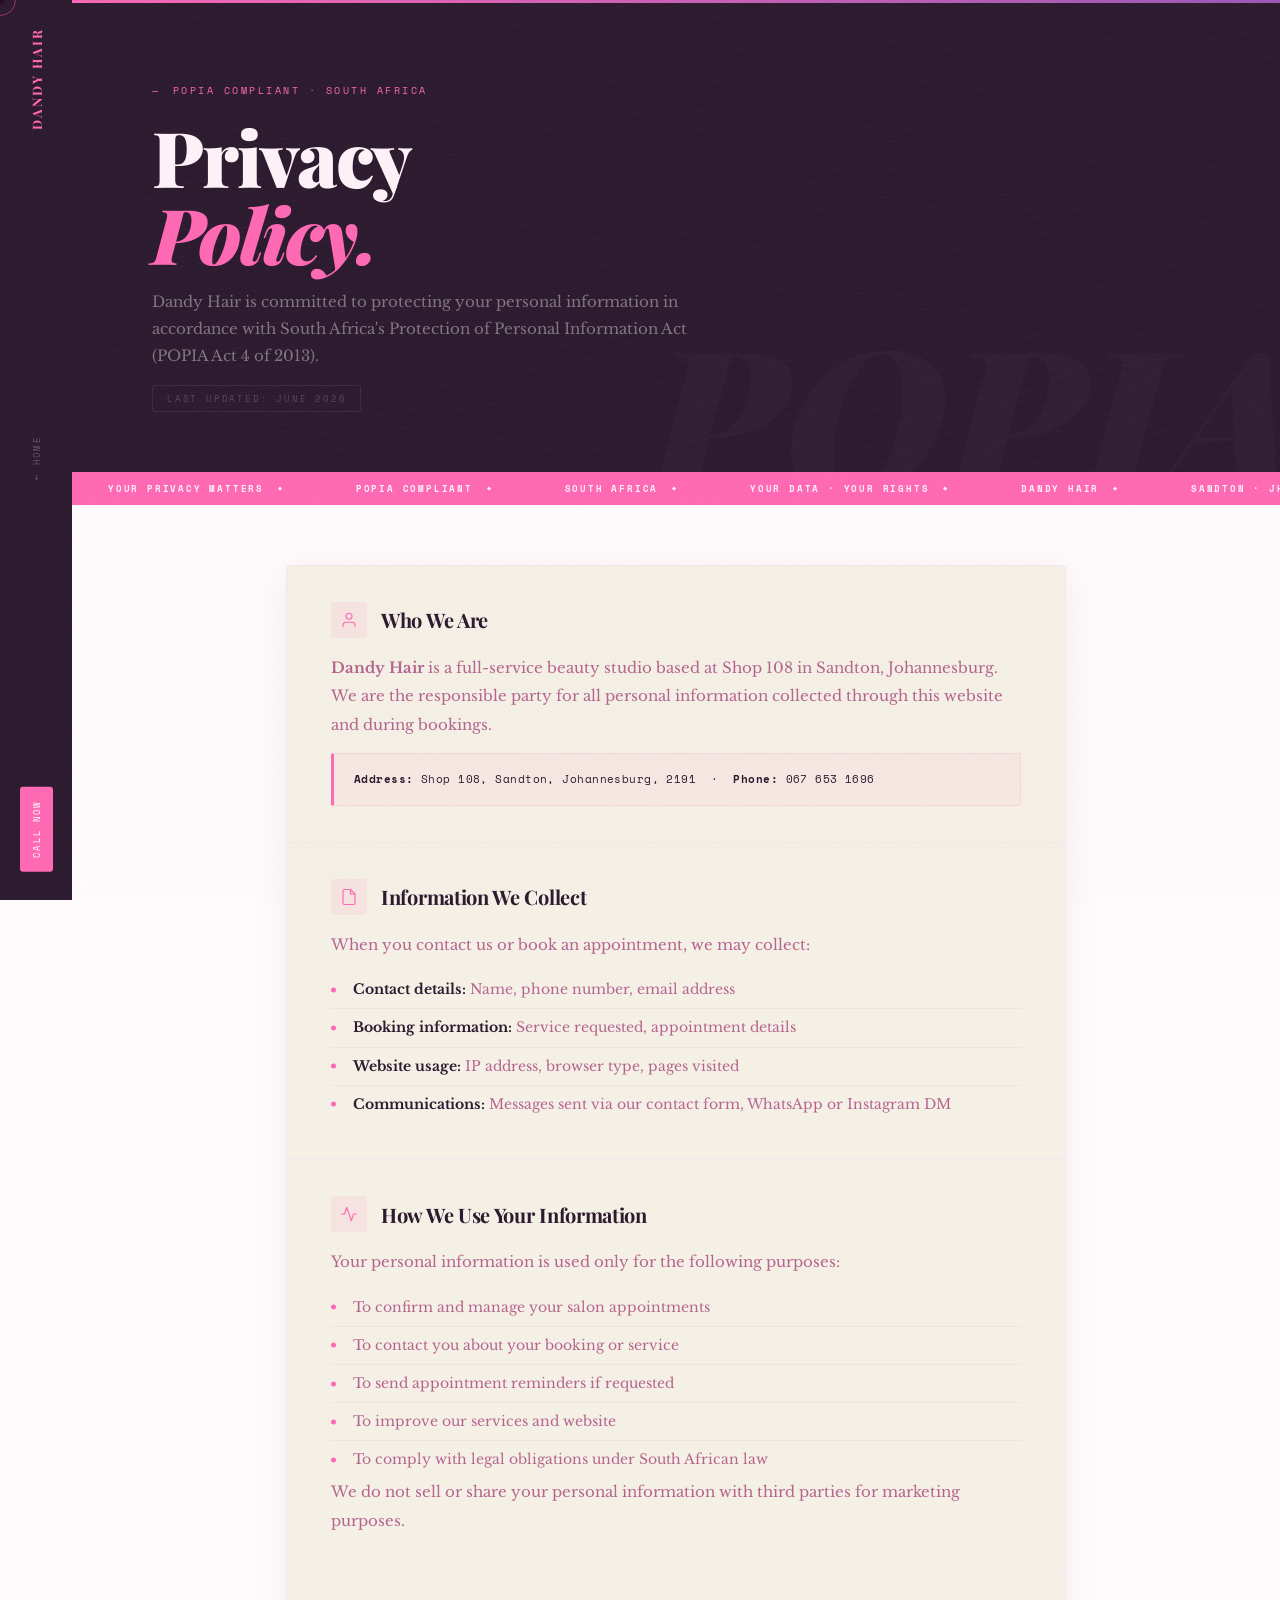
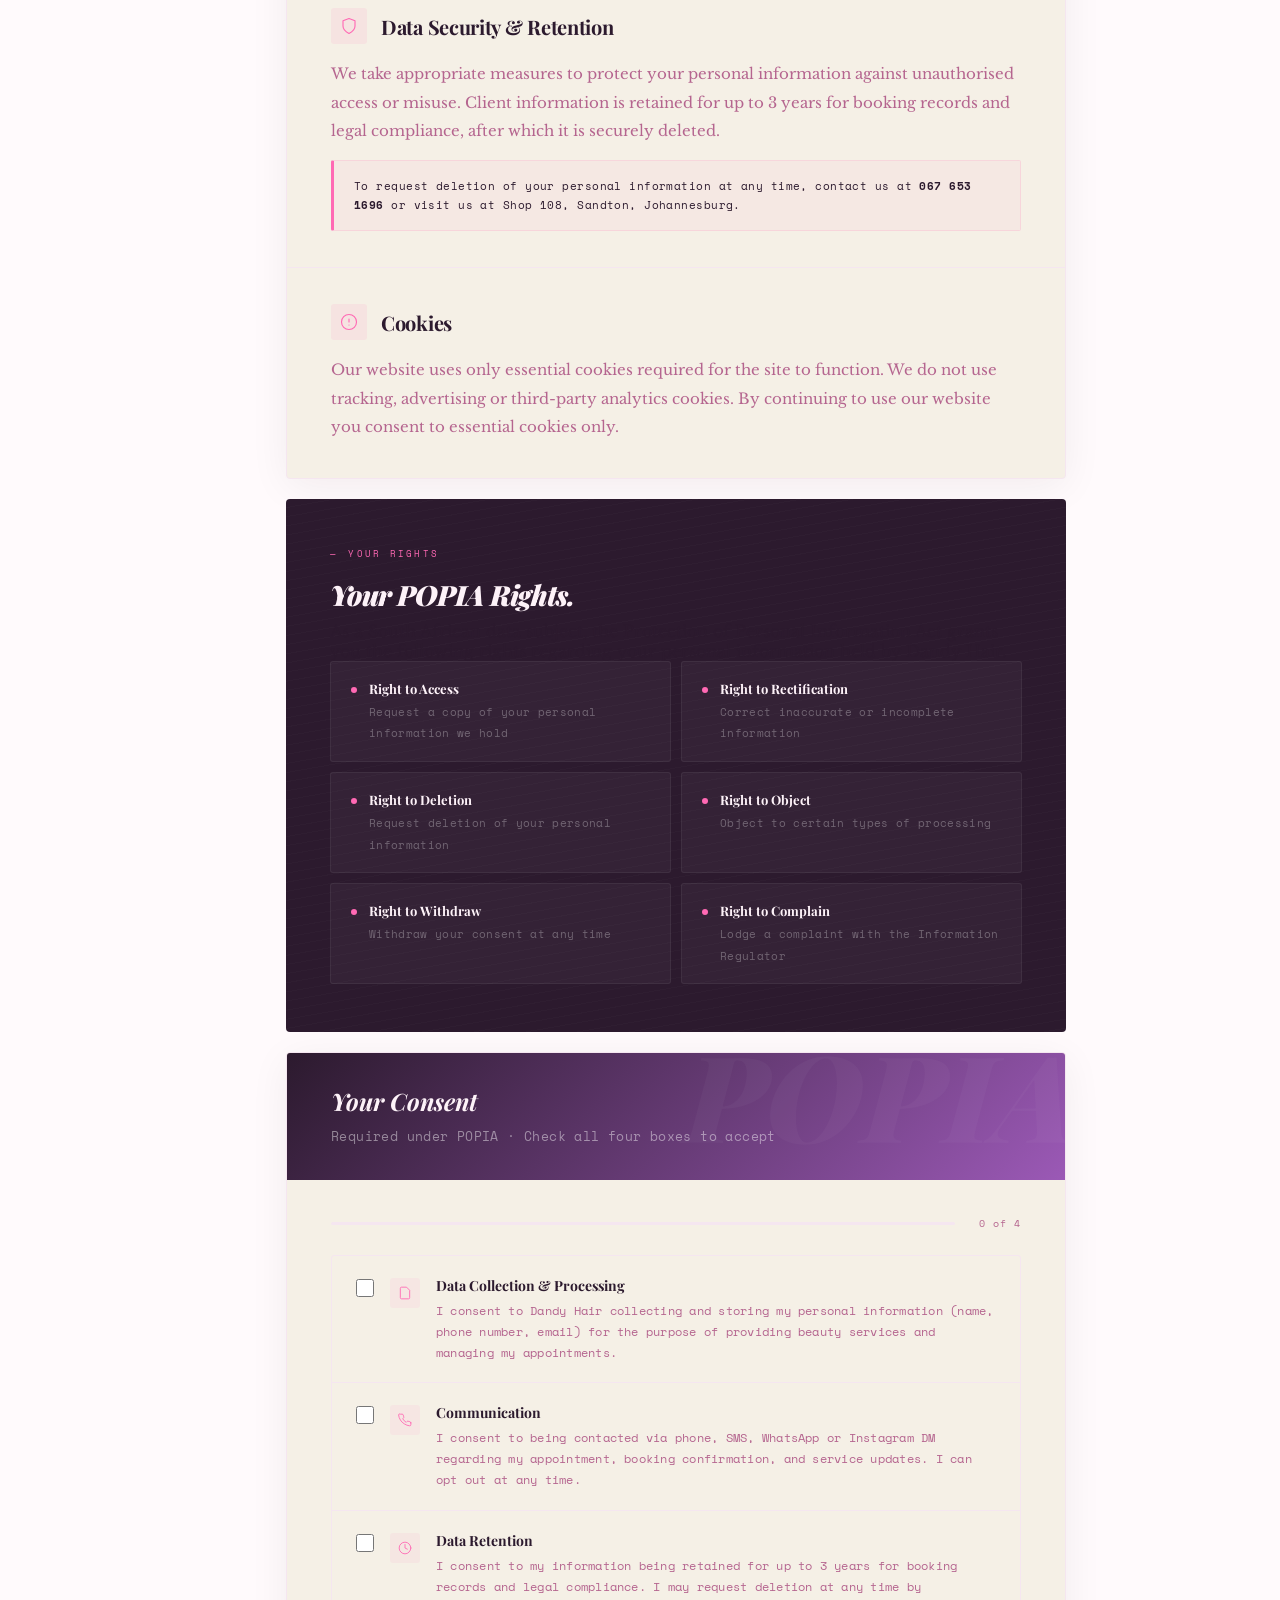
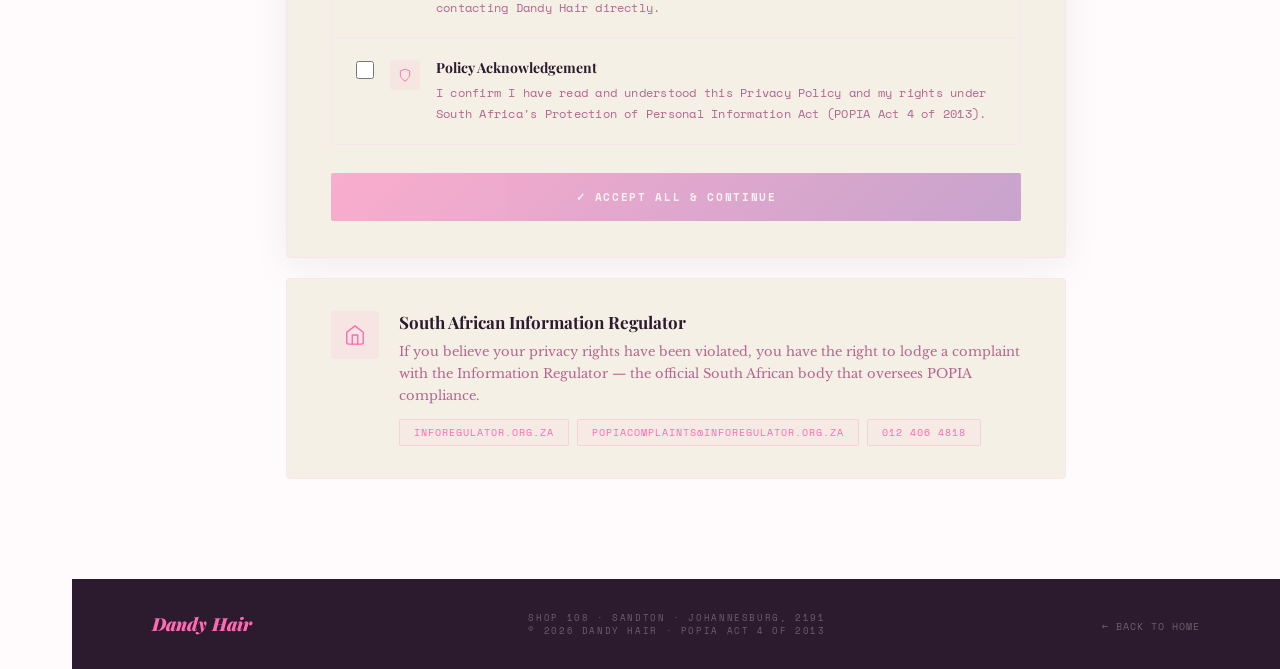
<file: privacy-policy.html>
<!DOCTYPE html>
<html lang="en">
<head>
<meta charset="UTF-8">
<meta name="viewport" content="width=device-width, initial-scale=1.0">
<title>Privacy Policy & POPIA | Dandy Hair · Sandton, Johannesburg</title>
<meta name="description" content="Dandy Hair's privacy policy and POPIA compliance notice. How we collect, use and protect your personal information.">
<link rel="canonical" href="https://www.dandyhair.co.za/privacy-policy.html">
<meta name="theme-color" content="#9b59b6">
<link rel="preconnect" href="https://fonts.googleapis.com">
<link rel="preconnect" href="https://fonts.gstatic.com" crossorigin>
<link href="https://fonts.googleapis.com/css2?family=Playfair+Display:ital,wght@0,400;0,700;0,900;1,400;1,700&family=Libre+Baskerville:ital,wght@0,400;0,700;1,400&family=Space+Mono:ital,wght@0,400;0,700;1,400&display=swap" rel="stylesheet">
<style>
/* All CSS stays exactly the same as before */
:root{
  --bg:        #fffafc;
  --ink:       #2c1a2e;
  --brown:     #3d1f2e;
  --copper:    #e84393;
  --gold:      #f1c40f;
  --cream:     #fdf2f8;
  --sand:      #f5e6f0;
  --warm:      #d3549b;
  --light:     #fff0f5;
  --muted:     #b5658f;
  --accent:    #ff69b4;
  --purple:    #9b59b6;
  --pink:      #ff85b3;
  --red:       #e74c3c;
  --beige:     #f5f0e6;
}
*{margin:0;padding:0;box-sizing:border-box;}
html{scroll-behavior:smooth;}
body{
  font-family:'Libre Baskerville',Georgia,serif;
  background:var(--bg);
  color:var(--ink);
  overflow-x:hidden;
  cursor:none;
}
body::after{
  content:'';position:fixed;inset:0;
  background-image:url("data:image/svg+xml,%3Csvg viewBox='0 0 512 512' xmlns='http://www.w3.org/2000/svg'%3E%3Cfilter id='n'%3E%3CfeTurbulence type='fractalNoise' baseFrequency='0.75' numOctaves='4' stitchTiles='stitch'/%3E%3C/filter%3E%3Crect width='100%25' height='100%25' filter='url(%23n)' opacity='0.04'/%3E%3C/svg%3E");
  pointer-events:none;z-index:9998;opacity:0.6;
}

/* CURSOR */
.cur{position:fixed;z-index:99999;pointer-events:none;width:10px;height:10px;border-radius:50%;background:var(--accent);transform:translate(-50%,-50%);transition:width .25s,height .25s,background .3s;mix-blend-mode:multiply;}
.cur-ring{position:fixed;z-index:99998;pointer-events:none;width:32px;height:32px;border-radius:50%;border:1.5px solid var(--copper);transform:translate(-50%,-50%);opacity:0.6;transition:width .3s,height .3s,opacity .3s;}
.cur.big{width:40px;height:40px;background:rgba(180,101,29,0.15);}
.cur-ring.big{width:56px;height:56px;opacity:0.2;}

/* GOLD BAR */
.gold-bar{height:3px;background:linear-gradient(90deg,var(--accent),var(--purple),var(--accent));background-size:200% 100%;animation:shimmer 3s linear infinite;}
@keyframes shimmer{0%{background-position:200% 0;}100%{background-position:-200% 0;}}

/* SIDE NAV */
.sidenav{
  position:fixed;left:0;top:0;bottom:0;
  width:72px;z-index:1000;
  background:var(--ink);
  display:flex;flex-direction:column;
  align-items:center;justify-content:space-between;
  padding:28px 0;
}
.sidenav-logo{
  writing-mode:vertical-rl;
  text-orientation:mixed;
  transform:rotate(180deg);
  font-family:'Playfair Display',serif;
  font-size:13px;font-weight:700;
  color:var(--accent);
  letter-spacing:0.15em;
  text-decoration:none;
  text-transform:uppercase;
}
.sidenav-back{
  writing-mode:vertical-rl;
  transform:rotate(180deg);
  font-family:'Space Mono',monospace;
  font-size:9px;letter-spacing:0.15em;
  text-transform:uppercase;
  color:rgba(255,255,255,0.25);
  text-decoration:none;
  transition:color .3s;
  display:flex;align-items:center;gap:6px;
}
.sidenav-back:hover{color:var(--accent);}
.sidenav-call{
  background:var(--accent);
  color:white;
  font-family:'Space Mono',monospace;
  font-size:9px;letter-spacing:0.12em;
  text-transform:uppercase;
  writing-mode:vertical-rl;
  transform:rotate(180deg);
  padding:14px 10px;
  text-decoration:none;
  transition:background .3s;
  border-radius:3px;
}
.sidenav-call:hover{background:var(--purple);}

/* MAIN */
main{margin-left:72px;}

/* HERO */
.page-hero{
  min-height:40vh;
  background:var(--ink);
  display:flex;align-items:flex-end;
  padding:80px 80px 60px;
  position:relative;overflow:hidden;
}
.page-hero::before{
  content:'';position:absolute;inset:0;
  background:repeating-linear-gradient(
    170deg,transparent 0px,transparent 8px,
    rgba(255,255,255,0.015) 8px,rgba(255,255,255,0.015) 9px
  );
}
.page-hero-bg-text{
  position:absolute;right:-20px;bottom:-40px;
  font-family:'Playfair Display',serif;
  font-size:200px;font-weight:900;font-style:italic;
  color:rgba(255,255,255,0.02);
  line-height:1;pointer-events:none;
  white-space:nowrap;
}
.hero-inner{position:relative;z-index:2;}
.hero-eyebrow{
  font-family:'Space Mono',monospace;
  font-size:10px;letter-spacing:0.25em;
  text-transform:uppercase;color:var(--accent);
  margin-bottom:20px;
  display:flex;align-items:center;gap:12px;
  opacity:0;transform:translateY(16px);
  animation:up .7s ease forwards .3s;
}
.hero-eyebrow::before{content:'—';}
.page-hero h1{
  font-family:'Playfair Display',serif;
  font-size:clamp(44px,6vw,80px);
  font-weight:900;color:var(--cream);
  letter-spacing:-2px;line-height:1.0;
  margin-bottom:16px;
  opacity:0;transform:translateY(20px);
  animation:up .8s ease forwards .5s;
}
.page-hero h1 em{font-style:italic;color:var(--accent);}
.page-hero p{
  font-size:15px;font-weight:400;
  color:rgba(255,255,255,0.4);
  line-height:1.8;max-width:560px;
  opacity:0;transform:translateY(16px);
  animation:up .8s ease forwards .7s;
}
.updated-tag{
  display:inline-block;margin-top:16px;
  font-family:'Space Mono',monospace;
  font-size:9px;letter-spacing:0.2em;
  text-transform:uppercase;
  color:rgba(255,255,255,0.2);
  border:1px solid rgba(255,255,255,0.08);
  padding:6px 14px;border-radius:2px;
}

/* TICKER */
.ticker{
  background:var(--accent);overflow:hidden;padding:10px 0;
}
.ticker-track{
  display:flex;gap:0;
  animation:ticker 18s linear infinite;
  width:max-content;
}
.ticker-item{
  font-family:'Space Mono',monospace;
  font-size:9px;letter-spacing:0.2em;
  text-transform:uppercase;
  color:var(--cream);font-weight:700;
  padding:0 36px;
  display:flex;align-items:center;gap:14px;
  white-space:nowrap;
}
.ticker-item::after{content:'◆';font-size:5px;color:var(--cream);}
@keyframes ticker{from{transform:translateX(0);}to{transform:translateX(-50%);}}

/* CONTENT */
.content-wrap{
  max-width:860px;
  margin:0 auto;
  padding:60px 40px 80px;
}

/* POLICY CARD */
.policy-card{
  background:var(--beige);
  border:1px solid var(--sand);
  border-radius:4px;
  overflow:hidden;
  margin-bottom:20px;
  box-shadow:0 8px 40px rgba(26,15,0,0.06);
}
.policy-section{
  padding:36px 44px;
  border-bottom:1px solid var(--sand);
}
.policy-section:last-child{border-bottom:none;}
.policy-section h2{
  font-family:'Playfair Display',serif;
  font-size:20px;font-weight:700;
  color:var(--ink);margin-bottom:16px;
  display:flex;align-items:center;gap:14px;
  letter-spacing:-0.3px;
}
.sec-icon{
  width:36px;height:36px;border-radius:3px;
  background:rgba(255,105,180,0.1);
  display:flex;align-items:center;justify-content:center;
  flex-shrink:0;
}
.sec-icon svg{width:18px;height:18px;stroke:var(--accent);stroke-width:1.5;}
.policy-section p{
  font-size:15px;color:var(--muted);
  line-height:1.9;margin-bottom:12px;
}
.policy-section p:last-child{margin-bottom:0;}
.policy-section ul{list-style:none;margin-top:10px;}
.policy-section ul li{
  font-size:14px;color:var(--muted);
  line-height:1.8;
  padding:6px 0 6px 22px;
  position:relative;
  border-bottom:1px solid rgba(0,0,0,0.04);
}
.policy-section ul li:last-child{border-bottom:none;}
.policy-section ul li::before{
  content:'';position:absolute;left:0;top:50%;
  transform:translateY(-50%);
  width:5px;height:5px;border-radius:50%;
  background:var(--accent);
}
.policy-section ul li strong{color:var(--ink);font-weight:700;}
.info-box{
  background:rgba(255,105,180,0.05);
  border:1px solid rgba(255,105,180,0.15);
  border-left:3px solid var(--accent);
  border-radius:2px;padding:16px 20px;
  margin-top:14px;
}
.info-box p{
  font-family:'Space Mono',monospace;
  font-size:11px;letter-spacing:0.04em;
  color:var(--ink);margin:0;line-height:1.7;
}

/* RIGHTS */
.rights-section{
  background:var(--ink);
  border-radius:4px;
  padding:48px 44px;
  margin-bottom:20px;
  position:relative;overflow:hidden;
}
.rights-section::before{
  content:'';position:absolute;inset:0;
  background:repeating-linear-gradient(
    170deg,transparent 0px,transparent 8px,
    rgba(255,255,255,0.015) 8px,rgba(255,255,255,0.015) 9px
  );
}
.rights-inner{position:relative;z-index:1;}
.rights-label{
  font-family:'Space Mono',monospace;
  font-size:9px;letter-spacing:0.25em;
  text-transform:uppercase;color:var(--accent);
  margin-bottom:16px;
  display:flex;align-items:center;gap:10px;
}
.rights-label::before{content:'—';}
.rights-section h3{
  font-family:'Playfair Display',serif;
  font-size:28px;font-weight:900;font-style:italic;
  color:var(--cream);letter-spacing:-1px;
  margin-bottom:8px;
}
.rights-section > p{
  font-size:14px;color:rgba(255,255,255,0.35);
  line-height:1.8;margin-bottom:32px;
  max-width:560px;
}
.rights-grid{
  display:grid;grid-template-columns:repeat(2,1fr);
  gap:10px;
}
.right-item{
  background:rgba(255,255,255,0.04);
  border:1px solid rgba(255,255,255,0.06);
  border-radius:3px;padding:18px 20px;
  display:flex;align-items:flex-start;gap:12px;
  transition:background .3s;
}
.right-item:hover{background:rgba(255,255,255,0.07);}
.r-dot{
  width:6px;height:6px;border-radius:50%;
  background:var(--accent);flex-shrink:0;margin-top:7px;
}
.right-item strong{
  display:block;font-size:13px;font-weight:700;
  color:var(--cream);margin-bottom:3px;
  font-family:'Playfair Display',serif;
}
.right-item span{
  font-size:11px;color:rgba(255,255,255,0.3);
  font-family:'Space Mono',monospace;
  letter-spacing:0.03em;line-height:1.6;
}

/* CONSENT CARD */
.consent-card{
  background:var(--beige);
  border:1px solid var(--sand);
  border-radius:4px;overflow:hidden;
  margin-bottom:20px;
  box-shadow:0 8px 40px rgba(26,15,0,0.06);
}
.consent-head{
  background:linear-gradient(135deg,var(--ink),var(--purple));
  padding:32px 44px;
  position:relative;overflow:hidden;
}
.consent-head::before{
  content:'POPIA';
  position:absolute;right:-10px;top:-20px;
  font-family:'Playfair Display',serif;
  font-size:120px;font-weight:900;font-style:italic;
  color:rgba(255,255,255,0.03);
  line-height:1;pointer-events:none;
}
.consent-head-inner{position:relative;z-index:1;}
.consent-head h3{
  font-family:'Playfair Display',serif;
  font-size:24px;font-weight:700;font-style:italic;
  color:var(--cream);margin-bottom:8px;
}
.consent-head p{
  font-size:13px;color:rgba(255,255,255,0.45);
  line-height:1.7;font-family:'Space Mono',monospace;
  letter-spacing:0.03em;font-style:normal;
}
.consent-body{padding:36px 44px;}

/* hidden formspree */
#consentFormData{display:none;}

/* PROGRESS */
.progress-wrap{
  display:flex;align-items:center;gap:14px;
  margin-bottom:24px;
}
.progress-track{
  flex:1;height:3px;
  background:var(--sand);
  border-radius:100px;overflow:hidden;
}
.progress-fill{
  height:100%;width:0%;
  background:linear-gradient(90deg,var(--accent),var(--purple));
  border-radius:100px;
  transition:width .4s ease;
}
.progress-label{
  font-family:'Space Mono',monospace;
  font-size:10px;letter-spacing:0.1em;
  color:var(--muted);white-space:nowrap;
  min-width:52px;text-align:right;
}

/* CHECKBOXES */
.consent-items{
  border:1px solid var(--sand);
  border-radius:3px;overflow:hidden;
  margin-bottom:28px;
}
.consent-item{
  display:flex;align-items:flex-start;gap:16px;
  padding:20px 24px;
  border-bottom:1px solid var(--sand);
  transition:background .2s;cursor:none;
}
.consent-item:last-child{border-bottom:none;}
.consent-item:hover{background:rgba(255,105,180,0.03);}
.consent-item input[type="checkbox"]{
  width:18px;height:18px;
  border:2px solid var(--sand);
  border-radius:3px;
  cursor:none;accent-color:var(--purple);
  flex-shrink:0;margin-top:3px;
}
.consent-item label{flex:1;cursor:none;}
.consent-item label strong{
  display:block;font-size:14px;
  font-weight:700;color:var(--ink);
  margin-bottom:4px;
  font-family:'Playfair Display',serif;
}
.consent-item label small{
  font-size:12px;color:var(--muted);
  line-height:1.6;
  font-family:'Space Mono',monospace;
  letter-spacing:0.02em;
  font-style:normal;
}
.c-icon{
  width:30px;height:30px;border-radius:3px;
  background:rgba(255,105,180,0.07);
  display:flex;align-items:center;justify-content:center;
  flex-shrink:0;margin-top:2px;
}
.c-icon svg{width:14px;height:14px;stroke:var(--accent);stroke-width:1.5;}

/* ACCEPT BTN */
.accept-btn{
  width:100%;padding:16px;
  background:linear-gradient(135deg,var(--accent),var(--purple));
  color:var(--cream);border:none;
  font-family:'Space Mono',monospace;
  font-size:11px;font-weight:700;
  letter-spacing:0.15em;text-transform:uppercase;
  border-radius:2px;cursor:none;
  transition:all .3s;position:relative;overflow:hidden;
}
.accept-btn::after{
  content:'';position:absolute;
  top:0;left:-100%;width:100%;height:100%;
  background:rgba(0,0,0,0.15);transition:left .3s;z-index:0;
}
.accept-btn:hover:not(:disabled)::after{left:0;}
.accept-btn span{position:relative;z-index:1;}
.accept-btn:disabled{opacity:0.5;cursor:not-allowed;}
.accept-btn:disabled::after{display:none;}

/* RESULT MESSAGES */
.result-msg{
  display:none;border-radius:3px;
  padding:18px 22px;margin-top:18px;
  font-family:'Space Mono',monospace;
  font-size:12px;letter-spacing:0.03em;line-height:1.6;
}
.result-msg.success{
  background:rgba(255,105,180,0.08);
  border:1px solid rgba(255,105,180,0.2);
  border-left:3px solid var(--accent);
  color:var(--ink);
}
.result-msg.error{
  background:rgba(231,76,60,0.08);
  border:1px solid rgba(231,76,60,0.2);
  border-left:3px solid var(--red);
  color:#8b2500;
}

/* REGULATOR */
.regulator-card{
  background:var(--beige);
  border:1px solid var(--sand);
  border-radius:4px;padding:32px 44px;
  margin-bottom:20px;
  display:flex;align-items:flex-start;gap:20px;
}
.reg-icon{
  width:48px;height:48px;border-radius:3px;
  background:rgba(255,105,180,0.08);
  display:flex;align-items:center;justify-content:center;
  flex-shrink:0;
}
.reg-icon svg{width:22px;height:22px;stroke:var(--accent);stroke-width:1.5;}
.reg-info h4{
  font-family:'Playfair Display',serif;
  font-size:17px;font-weight:700;
  color:var(--ink);margin-bottom:8px;
}
.reg-info p{
  font-size:13px;color:var(--muted);
  line-height:1.7;margin-bottom:12px;
}
.reg-links{display:flex;flex-wrap:wrap;gap:8px;}
.reg-link{
  font-family:'Space Mono',monospace;
  font-size:10px;letter-spacing:0.1em;
  text-transform:uppercase;
  color:var(--accent);text-decoration:none;
  padding:5px 14px;border-radius:2px;
  border:1px solid rgba(255,105,180,0.2);
  background:rgba(255,105,180,0.04);
  transition:all .3s;
}
.reg-link:hover{background:var(--accent);color:var(--cream);}

/* FOOTER */
footer{
  background:var(--ink);
  padding:32px 80px;
  display:flex;justify-content:space-between;
  align-items:center;flex-wrap:wrap;gap:16px;
}
.footer-brand{
  font-family:'Playfair Display',serif;
  font-size:18px;font-weight:900;font-style:italic;
  color:var(--accent);
}
.footer-mid{
  font-family:'Space Mono',monospace;
  font-size:9px;letter-spacing:0.18em;
  text-transform:uppercase;
  color:rgba(255,255,255,0.3);text-align:center;
}
.footer-back a{
  font-family:'Space Mono',monospace;
  font-size:10px;letter-spacing:0.1em;
  text-transform:uppercase;
  color:rgba(255,255,255,0.3);text-decoration:none;
  transition:color .3s;
}
.footer-back a:hover{color:var(--accent);}

/* ANIMATIONS */
@keyframes up{to{opacity:1;transform:translateY(0);}}
.reveal{opacity:0;transform:translateY(30px);transition:opacity .7s ease,transform .7s ease;}
.reveal.in{opacity:1;transform:translateY(0);}
.d1{transition-delay:.1s;}.d2{transition-delay:.2s;}.d3{transition-delay:.3s;}

/* MOBILE */
@media(max-width:1024px){
  main{margin-left:0;}
  .sidenav{
    position:fixed;top:0;left:0;right:0;bottom:auto;
    width:auto;height:60px;flex-direction:row;padding:0 20px;
  }
  .sidenav-logo{writing-mode:horizontal-tb;transform:none;font-size:16px;}
  .sidenav-back{writing-mode:horizontal-tb;transform:none;font-size:9px;}
  .sidenav-call{writing-mode:horizontal-tb;transform:none;padding:8px 16px;font-size:9px;}
  .page-hero{padding:90px 24px 48px;min-height:auto;}
  .content-wrap{padding:40px 20px 60px;}
  .policy-section,.consent-body,.consent-head,.rights-section,.regulator-card{padding:28px 24px;}
  .rights-grid{grid-template-columns:1fr;}
  .regulator-card{flex-direction:column;}
  footer{padding:28px 24px;flex-direction:column;text-align:center;}
  body{cursor:auto;}
  .cur,.cur-ring{display:none;}
}
</style>
</head>
<body>

<div class="cur" id="cur"></div>
<div class="cur-ring" id="curRing"></div>
<div class="gold-bar"></div>

<!-- SIDE NAV -->
<nav class="sidenav">
  <a href="index.html" class="sidenav-logo">Dandy Hair</a>
  <a href="index.html" class="sidenav-back">← Home</a>
  <a href="tel:0676531696" class="sidenav-call">Call Now</a>
</nav>

<main>

<!-- HERO -->
<div class="page-hero" id="top">
  <div class="page-hero-bg-text">POPIA</div>
  <div class="hero-inner">
    <div class="hero-eyebrow">POPIA Compliant · South Africa</div>
    <h1>Privacy<br><em>Policy.</em></h1>
    <p>Dandy Hair is committed to protecting your personal information in accordance with South Africa's Protection of Personal Information Act (POPIA Act 4 of 2013).</p>
    <div class="updated-tag">Last Updated: June 2026</div>
  </div>
</div>

<!-- TICKER -->
<div class="ticker" aria-hidden="true">
  <div class="ticker-track">
    <div class="ticker-item">Your Privacy Matters</div>
    <div class="ticker-item">POPIA Compliant</div>
    <div class="ticker-item">South Africa</div>
    <div class="ticker-item">Your Data · Your Rights</div>
    <div class="ticker-item">Dandy Hair</div>
    <div class="ticker-item">Sandton · JHB</div>
    <div class="ticker-item">Your Privacy Matters</div>
    <div class="ticker-item">POPIA Compliant</div>
    <div class="ticker-item">South Africa</div>
    <div class="ticker-item">Your Data · Your Rights</div>
    <div class="ticker-item">Dandy Hair</div>
    <div class="ticker-item">Sandton · JHB</div>
  </div>
</div>

<!-- CONTENT -->
<div class="content-wrap">

  <div class="policy-card reveal">
    <div class="policy-section">
      <h2>
        <div class="sec-icon">
          <svg viewBox="0 0 24 24" fill="none" stroke-linecap="round" stroke-linejoin="round"><path d="M20 21v-2a4 4 0 0 0-4-4H8a4 4 0 0 0-4 4v2"/><circle cx="12" cy="7" r="4"/></svg>
        </div>
        Who We Are
      </h2>
      <p><strong>Dandy Hair</strong> is a full-service beauty studio based at Shop 108 in Sandton, Johannesburg. We are the responsible party for all personal information collected through this website and during bookings.</p>
      <div class="info-box">
        <p><strong>Address:</strong> Shop 108, Sandton, Johannesburg, 2191 &nbsp;·&nbsp; <strong>Phone:</strong> 067 653 1696</p>
      </div>
    </div>

    <div class="policy-section">
      <h2>
        <div class="sec-icon">
          <svg viewBox="0 0 24 24" fill="none" stroke-linecap="round" stroke-linejoin="round"><path d="M14 2H6a2 2 0 0 0-2 2v16a2 2 0 0 0 2 2h12a2 2 0 0 0 2-2V8z"/><polyline points="14 2 14 8 20 8"/></svg>
        </div>
        Information We Collect
      </h2>
      <p>When you contact us or book an appointment, we may collect:</p>
      <ul>
        <li><strong>Contact details:</strong> Name, phone number, email address</li>
        <li><strong>Booking information:</strong> Service requested, appointment details</li>
        <li><strong>Website usage:</strong> IP address, browser type, pages visited</li>
        <li><strong>Communications:</strong> Messages sent via our contact form, WhatsApp or Instagram DM</li>
      </ul>
    </div>

    <div class="policy-section">
      <h2>
        <div class="sec-icon">
          <svg viewBox="0 0 24 24" fill="none" stroke-linecap="round" stroke-linejoin="round"><path d="M22 12h-4l-3 9L9 3l-3 9H2"/></svg>
        </div>
        How We Use Your Information
      </h2>
      <p>Your personal information is used only for the following purposes:</p>
      <ul>
        <li>To confirm and manage your salon appointments</li>
        <li>To contact you about your booking or service</li>
        <li>To send appointment reminders if requested</li>
        <li>To improve our services and website</li>
        <li>To comply with legal obligations under South African law</li>
      </ul>
      <p>We do not sell or share your personal information with third parties for marketing purposes.</p>
    </div>

    <div class="policy-section">
      <h2>
        <div class="sec-icon">
          <svg viewBox="0 0 24 24" fill="none" stroke-linecap="round" stroke-linejoin="round"><path d="M12 22s8-4 8-10V5l-8-3-8 3v7c0 6 8 10 8 10z"/></svg>
        </div>
        Data Security & Retention
      </h2>
      <p>We take appropriate measures to protect your personal information against unauthorised access or misuse. Client information is retained for up to 3 years for booking records and legal compliance, after which it is securely deleted.</p>
      <div class="info-box">
        <p>To request deletion of your personal information at any time, contact us at <strong>067 653 1696</strong> or visit us at Shop 108, Sandton, Johannesburg.</p>
      </div>
    </div>

    <div class="policy-section">
      <h2>
        <div class="sec-icon">
          <svg viewBox="0 0 24 24" fill="none" stroke-linecap="round" stroke-linejoin="round"><circle cx="12" cy="12" r="10"/><line x1="12" y1="8" x2="12" y2="12"/><line x1="12" y1="16" x2="12.01" y2="16"/></svg>
        </div>
        Cookies
      </h2>
      <p>Our website uses only essential cookies required for the site to function. We do not use tracking, advertising or third-party analytics cookies. By continuing to use our website you consent to essential cookies only.</p>
    </div>
  </div>

  <!-- RIGHTS -->
  <div class="rights-section reveal d1">
    <div class="rights-inner">
      <div class="rights-label">Your Rights</div>
      <h3>Your POPIA Rights.</h3>
      <p>As a South African data subject, the Protection of Personal Information Act grants you the following rights regarding your personal information held by Dandy Hair.</p>
      <div class="rights-grid">
        <div class="right-item">
          <div class="r-dot"></div>
          <div><strong>Right to Access</strong><span>Request a copy of your personal information we hold</span></div>
        </div>
        <div class="right-item">
          <div class="r-dot"></div>
          <div><strong>Right to Rectification</strong><span>Correct inaccurate or incomplete information</span></div>
        </div>
        <div class="right-item">
          <div class="r-dot"></div>
          <div><strong>Right to Deletion</strong><span>Request deletion of your personal information</span></div>
        </div>
        <div class="right-item">
          <div class="r-dot"></div>
          <div><strong>Right to Object</strong><span>Object to certain types of processing</span></div>
        </div>
        <div class="right-item">
          <div class="r-dot"></div>
          <div><strong>Right to Withdraw</strong><span>Withdraw your consent at any time</span></div>
        </div>
        <div class="right-item">
          <div class="r-dot"></div>
          <div><strong>Right to Complain</strong><span>Lodge a complaint with the Information Regulator</span></div>
        </div>
      </div>
    </div>
  </div>

  <!-- CONSENT -->
  <div class="consent-card reveal d2">
    <div class="consent-head">
      <div class="consent-head-inner">
        <h3>Your Consent</h3>
        <p>Required under POPIA · Check all four boxes to accept</p>
      </div>
    </div>
    <div class="consent-body">

      <form id="consentFormData" action="https://formspree.io/f/YOUR_FORM_ID" method="POST">
        <input type="text" name="consent_date" id="consentDate">
        <input type="text" name="user_ip" id="userIp">
        <input type="text" name="user_agent" id="userAgent">
        <input type="text" name="consent_data_collection" id="c1val">
        <input type="text" name="consent_contact" id="c2val">
        <input type="text" name="consent_retention" id="c3val">
        <input type="text" name="consent_acknowledgment" id="c4val">
        <input type="text" name="_subject" value="POPIA Consent — Dandy Hair">
      </form>

      <div class="progress-wrap">
        <div class="progress-track">
          <div class="progress-fill" id="progressFill"></div>
        </div>
        <div class="progress-label" id="progressLabel">0 of 4</div>
      </div>

      <div class="consent-items">

        <div class="consent-item">
          <input type="checkbox" id="c1">
          <div class="c-icon">
            <svg viewBox="0 0 24 24" fill="none" stroke-linecap="round" stroke-linejoin="round"><path d="M14 2H6a2 2 0 0 0-2 2v16a2 2 0 0 0 2 2h12a2 2 0 0 0 2-2V8z"/></svg>
          </div>
          <label for="c1">
            <strong>Data Collection & Processing</strong>
            <small>I consent to Dandy Hair collecting and storing my personal information (name, phone number, email) for the purpose of providing beauty services and managing my appointments.</small>
          </label>
        </div>

        <div class="consent-item">
          <input type="checkbox" id="c2">
          <div class="c-icon">
            <svg viewBox="0 0 24 24" fill="none" stroke-linecap="round" stroke-linejoin="round"><path d="M22 16.92v3a2 2 0 0 1-2.18 2 19.79 19.79 0 0 1-8.63-3.07A19.5 19.5 0 0 1 4.11 12a19.79 19.79 0 0 1-3.07-8.67A2 2 0 0 1 4.11 2h3a2 2 0 0 1 2 1.72c.127.96.361 1.903.7 2.81a2 2 0 0 1-.45 2.11L8.09 9.91a16 16 0 0 0 6 6l1.27-1.27a2 2 0 0 1 2.11-.45c.907.339 1.85.573 2.81.7A2 2 0 0 1 22 16.92z"/></svg>
          </div>
          <label for="c2">
            <strong>Communication</strong>
            <small>I consent to being contacted via phone, SMS, WhatsApp or Instagram DM regarding my appointment, booking confirmation, and service updates. I can opt out at any time.</small>
          </label>
        </div>

        <div class="consent-item">
          <input type="checkbox" id="c3">
          <div class="c-icon">
            <svg viewBox="0 0 24 24" fill="none" stroke-linecap="round" stroke-linejoin="round"><circle cx="12" cy="12" r="10"/><polyline points="12 6 12 12 16 14"/></svg>
          </div>
          <label for="c3">
            <strong>Data Retention</strong>
            <small>I consent to my information being retained for up to 3 years for booking records and legal compliance. I may request deletion at any time by contacting Dandy Hair directly.</small>
          </label>
        </div>

        <div class="consent-item">
          <input type="checkbox" id="c4">
          <div class="c-icon">
            <svg viewBox="0 0 24 24" fill="none" stroke-linecap="round" stroke-linejoin="round"><path d="M12 22s8-4 8-10V5l-8-3-8 3v7c0 6 8 10 8 10z"/></svg>
          </div>
          <label for="c4">
            <strong>Policy Acknowledgement</strong>
            <small>I confirm I have read and understood this Privacy Policy and my rights under South Africa's Protection of Personal Information Act (POPIA Act 4 of 2013).</small>
          </label>
        </div>

      </div>

      <button class="accept-btn" id="acceptBtn" disabled>
        <span id="btnText">✓ Accept All & Continue</span>
      </button>

      <div class="result-msg success" id="successMsg">
        <strong>✓ Consent Recorded</strong><br>
        Thank you. Your consent has been saved. You can exercise your POPIA rights at any time by contacting us at 067 653 1696.
      </div>
      <div class="result-msg error" id="errorMsg">
        <strong>⚠ Submission issue</strong><br>
        Your consent has been saved locally. Contact us at 067 653 1696 if you need a formal record.
      </div>

    </div>
  </div>

  <!-- REGULATOR -->
  <div class="regulator-card reveal d3">
    <div class="reg-icon">
      <svg viewBox="0 0 24 24" fill="none" stroke-linecap="round" stroke-linejoin="round"><path d="M3 9l9-7 9 7v11a2 2 0 0 1-2 2H5a2 2 0 0 1-2-2z"/><polyline points="9 22 9 12 15 12 15 22"/></svg>
    </div>
    <div class="reg-info">
      <h4>South African Information Regulator</h4>
      <p>If you believe your privacy rights have been violated, you have the right to lodge a complaint with the Information Regulator — the official South African body that oversees POPIA compliance.</p>
      <div class="reg-links">
        <a href="https://www.inforegulator.org.za" target="_blank" rel="noopener" class="reg-link">inforegulator.org.za</a>
        <a href="mailto:POPIAComplaints@inforegulator.org.za" class="reg-link">POPIAComplaints@inforegulator.org.za</a>
        <a href="tel:0124064818" class="reg-link">012 406 4818</a>
      </div>
    </div>
  </div>

</div><!-- end content-wrap -->

<!-- FOOTER -->
<footer>
  <div class="footer-brand">Dandy Hair</div>
  <div class="footer-mid">
    Shop 108 · Sandton · Johannesburg, 2191<br>
    © 2026 Dandy Hair · POPIA Act 4 of 2013
  </div>
  <div class="footer-back">
    <a href="index.html">← Back to Home</a>
  </div>
</footer>

</main>

<script>
// CURSOR
const cur=document.getElementById('cur');
const curRing=document.getElementById('curRing');
let mx=0,my=0,rx=0,ry=0;
document.addEventListener('mousemove',e=>{
  mx=e.clientX;my=e.clientY;
  cur.style.left=mx+'px';cur.style.top=my+'px';
});
(function animRing(){
  rx+=(mx-rx)*0.1;ry+=(my-ry)*0.1;
  curRing.style.left=rx+'px';curRing.style.top=ry+'px';
  requestAnimationFrame(animRing);
})();
document.querySelectorAll('a,button,.consent-item').forEach(el=>{
  el.addEventListener('mouseenter',()=>{cur.classList.add('big');curRing.classList.add('big');});
  el.addEventListener('mouseleave',()=>{cur.classList.remove('big');curRing.classList.remove('big');});
});

// REVEAL
const revEls=document.querySelectorAll('.reveal');
const obs=new IntersectionObserver(entries=>{
  entries.forEach(e=>{if(e.isIntersecting)e.target.classList.add('in');});
},{threshold:0.1});
revEls.forEach(el=>obs.observe(el));

// CONSENT
const checks=[
  document.getElementById('c1'),
  document.getElementById('c2'),
  document.getElementById('c3'),
  document.getElementById('c4')
];
const acceptBtn=document.getElementById('acceptBtn');
const fill=document.getElementById('progressFill');
const label=document.getElementById('progressLabel');

function updateProgress(){
  const n=checks.filter(c=>c.checked).length;
  fill.style.width=(n/4*100)+'%';
  label.textContent=n+' of 4';
  acceptBtn.disabled=n<4;
}
checks.forEach(c=>c.addEventListener('change',updateProgress));

let userIp='N/A';
fetch('https://api.ipify.org?format=json').then(r=>r.json()).then(d=>userIp=d.ip).catch(()=>{});

acceptBtn.addEventListener('click',async function(){
  document.getElementById('btnText').textContent='Saving…';
  acceptBtn.disabled=true;

  const data={
    accepted:true,
    timestamp:new Date().toISOString(),
    ip:userIp,
    consents:{c1:checks[0].checked,c2:checks[1].checked,c3:checks[2].checked,c4:checks[3].checked}
  };
  localStorage.setItem('dandyhairPOPIA',JSON.stringify(data));

  document.getElementById('consentDate').value=data.timestamp;
  document.getElementById('userIp').value=userIp;
  document.getElementById('userAgent').value=navigator.userAgent;
  document.getElementById('c1val').value=checks[0].checked?'Yes':'No';
  document.getElementById('c2val').value=checks[1].checked?'Yes':'No';
  document.getElementById('c3val').value=checks[2].checked?'Yes':'No';
  document.getElementById('c4val').value=checks[3].checked?'Yes':'No';

  const form=document.getElementById('consentFormData');
  try{
    const res=await fetch(form.action,{method:'POST',body:new FormData(form),headers:{Accept:'application/json'}});
    if(res.ok){document.getElementById('successMsg').style.display='block';}
    else{document.getElementById('errorMsg').style.display='block';}
  }catch{document.getElementById('errorMsg').style.display='block';}

  document.getElementById('btnText').textContent='✓ Consent Accepted';
});

// Check saved consent
window.addEventListener('load',()=>{
  try{
    const saved=JSON.parse(localStorage.getItem('dandyhairPOPIA'));
    if(saved&&saved.accepted){
      acceptBtn.disabled=true;
      document.getElementById('btnText').textContent='✓ Already Accepted';
      const s=document.getElementById('successMsg');
      s.style.display='block';
      s.innerHTML='<strong>✓ Already Recorded</strong><br>You have previously accepted our Privacy Policy. Thank you.';
    }
  }catch(e){}
});
</script>
</body>
</html>
</file>
